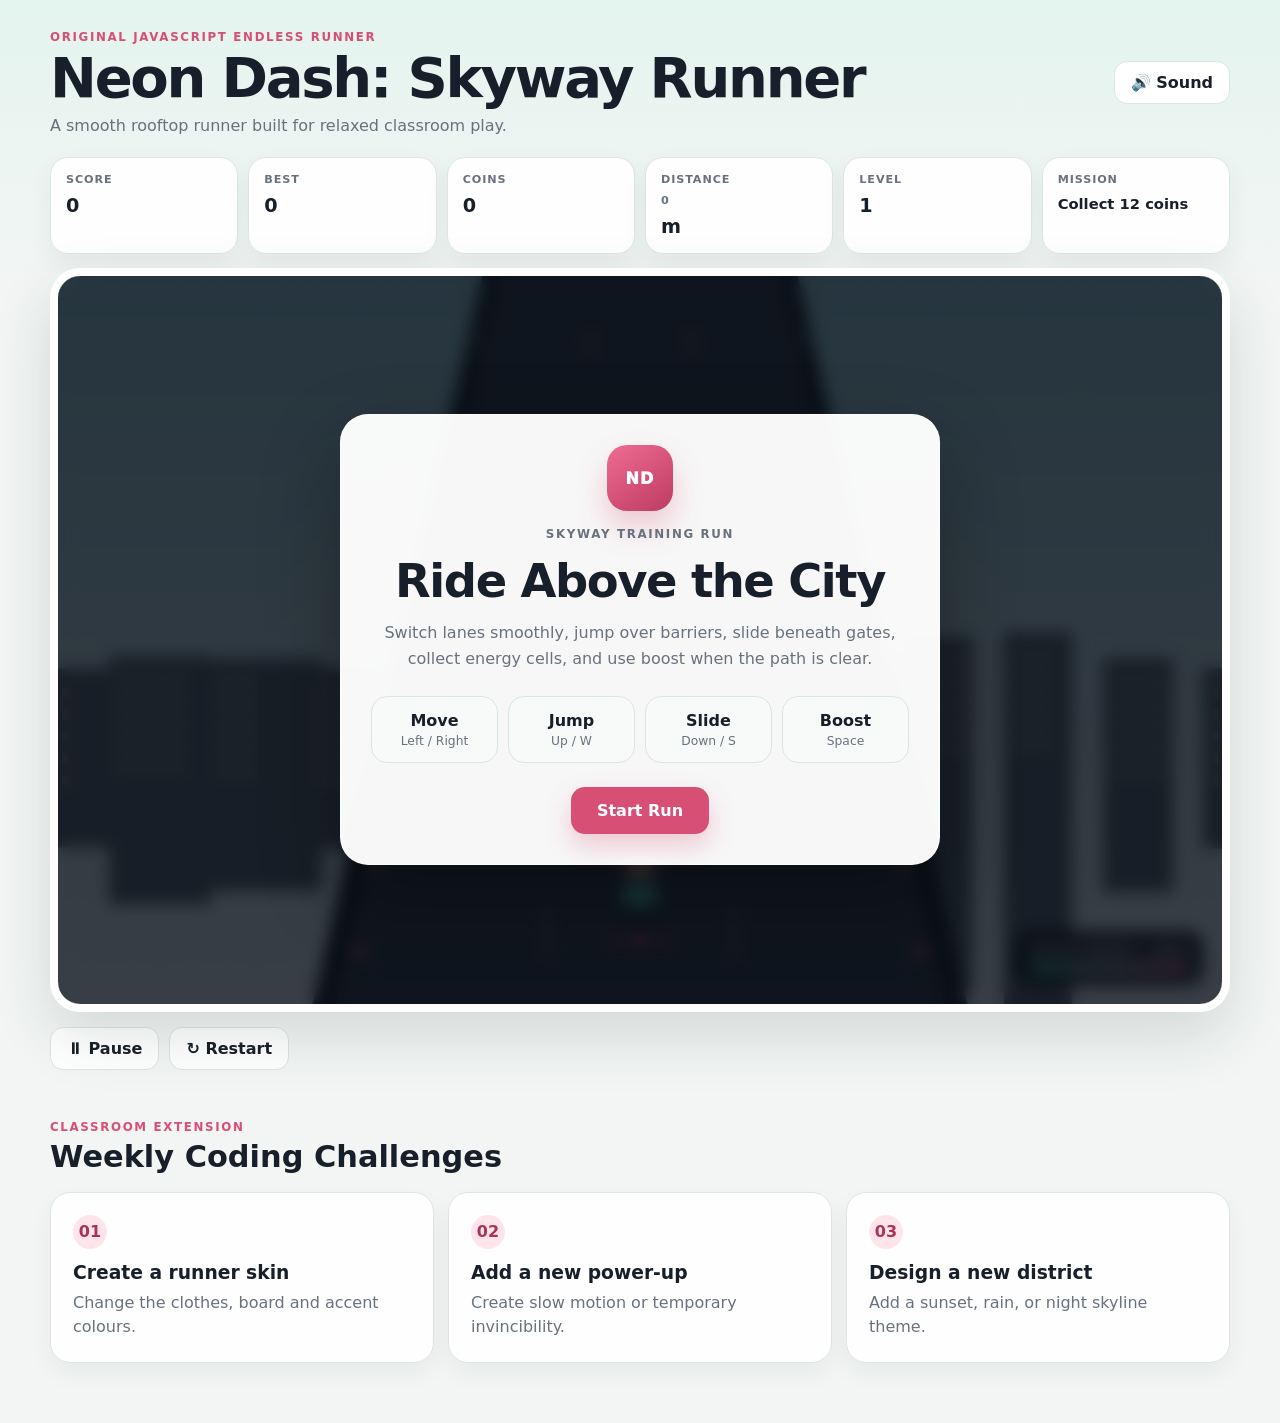
<file: index3.html>
<!DOCTYPE html>
<html lang="en">
<head>
  <meta charset="UTF-8" />
  <meta name="viewport" content="width=device-width, initial-scale=1.0" />
  <title>Neon Dash: Skyway Runner</title>
  <link rel="stylesheet" href="style.css" />
</head>
<body>
  <main class="app">
    <header class="topbar">
      <div>
        <p class="eyebrow">Original JavaScript Endless Runner</p>
        <h1>Neon Dash: Skyway Runner</h1>
        <p class="subtitle">A smooth rooftop runner built for relaxed classroom play.</p>
      </div>
      <button id="soundBtn" class="utility-btn">🔊 Sound</button>
    </header>

    <section class="hud">
      <div class="hud-card"><span>Score</span><strong id="score">0</strong></div>
      <div class="hud-card"><span>Best</span><strong id="best">0</strong></div>
      <div class="hud-card"><span>Coins</span><strong id="coins">0</strong></div>
      <div class="hud-card"><span>Distance</span><strong><span id="distance">0</span> m</strong></div>
      <div class="hud-card"><span>Level</span><strong id="level">1</strong></div>
      <div class="hud-card mission-card">
        <span>Mission</span>
        <strong id="mission">Collect 12 coins</strong>
      </div>
    </section>

    <section class="game-shell">
      <canvas id="game" width="960" height="600"></canvas>

      <div class="boost-panel">
        <div class="boost-label">
          <span>ENERGY BOOST</span>
          <strong id="boostText">100%</strong>
        </div>
        <div class="boost-track"><div id="boostBar"></div></div>
      </div>

      <div id="powerStatus" class="power-status"></div>

      <div id="startScreen" class="overlay active">
        <div class="panel">
          <div class="hero-badge">ND</div>
          <p class="eyebrow">Skyway training run</p>
          <h2>Ride Above the City</h2>
          <p>
            Switch lanes smoothly, jump over barriers, slide beneath gates,
            collect energy cells, and use boost when the path is clear.
          </p>

          <div class="instructions">
            <div><b>Move</b><span>Left / Right</span></div>
            <div><b>Jump</b><span>Up / W</span></div>
            <div><b>Slide</b><span>Down / S</span></div>
            <div><b>Boost</b><span>Space</span></div>
          </div>

          <button id="startBtn" class="primary-btn">Start Run</button>
        </div>
      </div>

      <div id="pauseScreen" class="overlay">
        <div class="panel small">
          <div class="hero-badge pause-badge">II</div>
          <h2>Run Paused</h2>
          <p>Your runner is safe. Continue whenever you are ready.</p>
          <button id="resumeBtn" class="primary-btn">Continue</button>
        </div>
      </div>

      <div id="gameOverScreen" class="overlay">
        <div class="panel small">
          <div class="hero-badge finish-badge">✓</div>
          <p class="eyebrow">Run complete</p>
          <h2 id="gameOverTitle">Great Run</h2>
          <p id="gameOverText"></p>
          <button id="restartBtn" class="primary-btn">Run Again</button>
        </div>
      </div>
    </section>

    <section class="control-row">
      <button id="pauseBtn" class="utility-btn">⏸ Pause</button>
      <button id="resetBtn" class="utility-btn">↻ Restart</button>
    </section>

    <section class="mobile-controls">
      <button data-action="left" aria-label="Move left">◀</button>
      <button data-action="jump" aria-label="Jump">▲</button>
      <button data-action="slide" aria-label="Slide">▼</button>
      <button data-action="right" aria-label="Move right">▶</button>
      <button data-action="boost" class="boost-btn" aria-label="Boost">⚡</button>
    </section>

    <section class="challenge-section">
      <div>
        <p class="eyebrow">Classroom extension</p>
        <h2>Weekly Coding Challenges</h2>
      </div>
      <div class="challenge-grid">
        <article><span>01</span><h3>Create a runner skin</h3><p>Change the clothes, board and accent colours.</p></article>
        <article><span>02</span><h3>Add a new power-up</h3><p>Create slow motion or temporary invincibility.</p></article>
        <article><span>03</span><h3>Design a new district</h3><p>Add a sunset, rain, or night skyline theme.</p></article>
      </div>
    </section>
  </main>

  <script src="game.js"></script>
</body>
</html>
</file>
<file: style.css>
* {
  box-sizing: border-box;
  margin: 0;
  padding: 0;
}

:root {
  --page: #f2f5f4;
  --card: #ffffff;
  --text: #17202a;
  --muted: #68727e;
  --primary: #d74f74;
  --primary-dark: #aa3455;
  --accent: #1d9a8a;
  --border: #dce5e1;
  --shadow: 0 24px 60px rgba(27, 49, 42, 0.14);
}

body {
  min-height: 100vh;
  padding: 30px 14px 60px;
  color: var(--text);
  font-family: Inter, system-ui, -apple-system, BlinkMacSystemFont, "Segoe UI", sans-serif;
  background:
    linear-gradient(180deg, rgba(226,244,238,.9), transparent 280px),
    var(--page);
}

button {
  font: inherit;
}

.app {
  width: min(1180px, 100%);
  margin: auto;
}

.topbar {
  display: flex;
  justify-content: space-between;
  align-items: center;
  gap: 20px;
  margin-bottom: 22px;
}

.eyebrow {
  color: var(--primary);
  font-size: .74rem;
  font-weight: 900;
  letter-spacing: .14em;
  text-transform: uppercase;
}

h1 {
  margin-top: 6px;
  font-size: clamp(2rem, 5vw, 3.5rem);
  line-height: 1;
  letter-spacing: -.04em;
}

.subtitle {
  margin-top: 10px;
  color: var(--muted);
}

.utility-btn {
  padding: 11px 16px;
  border: 1px solid var(--border);
  border-radius: 13px;
  background: #fff;
  color: var(--text);
  font-weight: 800;
  cursor: pointer;
  transition: .2s ease;
}

.utility-btn:hover {
  transform: translateY(-1px);
  box-shadow: 0 8px 18px rgba(27,49,42,.08);
}

.hud {
  display: grid;
  grid-template-columns: repeat(6, 1fr);
  gap: 10px;
  margin-bottom: 14px;
}

.hud-card {
  min-height: 82px;
  padding: 15px;
  border: 1px solid var(--border);
  border-radius: 18px;
  background: rgba(255,255,255,.94);
  box-shadow: 0 10px 25px rgba(27,49,42,.06);
}

.hud-card span {
  display: block;
  margin-bottom: 8px;
  color: var(--muted);
  font-size: .7rem;
  font-weight: 900;
  letter-spacing: .08em;
  text-transform: uppercase;
}

.hud-card strong {
  font-size: 1.2rem;
}

.mission-card strong {
  font-size: .92rem;
  line-height: 1.35;
}

.game-shell {
  position: relative;
  overflow: hidden;
  border: 8px solid white;
  border-radius: 30px;
  background: #121722;
  box-shadow: var(--shadow);
}

canvas {
  display: block;
  width: 100%;
  height: auto;
  touch-action: none;
}

.overlay {
  position: absolute;
  inset: 0;
  display: none;
  align-items: center;
  justify-content: center;
  padding: 22px;
  background: rgba(7, 12, 20, .78);
  backdrop-filter: blur(8px);
}

.overlay.active {
  display: flex;
}

.panel {
  width: min(600px, 100%);
  padding: 30px;
  border: 1px solid rgba(255,255,255,.75);
  border-radius: 28px;
  background: rgba(255,255,255,.97);
  text-align: center;
  box-shadow: 0 32px 80px rgba(0,0,0,.3);
}

.panel.small {
  width: min(440px, 100%);
}

.hero-badge {
  display: inline-flex;
  width: 66px;
  height: 66px;
  align-items: center;
  justify-content: center;
  margin-bottom: 14px;
  border-radius: 20px;
  background: linear-gradient(145deg, #ef6b91, #bd3c62);
  color: white;
  font-weight: 950;
  letter-spacing: .08em;
  box-shadow: 0 16px 30px rgba(215,79,116,.28);
}

.pause-badge {
  background: linear-gradient(145deg, #3fb6a5, #19796d);
}

.finish-badge {
  background: linear-gradient(145deg, #6c7edb, #4653a7);
}

.panel h2 {
  margin: 9px 0 12px;
  font-size: clamp(1.9rem, 5vw, 2.9rem);
  letter-spacing: -.03em;
}

.panel p {
  color: var(--muted);
  line-height: 1.65;
}

.instructions {
  display: grid;
  grid-template-columns: repeat(4, 1fr);
  gap: 10px;
  margin: 24px 0;
}

.instructions div {
  padding: 14px 9px;
  border: 1px solid var(--border);
  border-radius: 16px;
  background: #f8faf9;
}

.instructions b,
.instructions span {
  display: block;
}

.instructions span {
  margin-top: 4px;
  color: var(--muted);
  font-size: .77rem;
}

.primary-btn {
  padding: 14px 26px;
  border: none;
  border-radius: 14px;
  background: var(--primary);
  color: white;
  font-weight: 900;
  cursor: pointer;
  box-shadow: 0 12px 26px rgba(215,79,116,.27);
  transition: .2s ease;
}

.primary-btn:hover {
  transform: translateY(-1px);
  background: var(--primary-dark);
}

.boost-panel {
  position: absolute;
  right: 18px;
  bottom: 18px;
  width: 190px;
  padding: 12px 14px;
  border: 1px solid rgba(255,255,255,.12);
  border-radius: 16px;
  background: rgba(11, 17, 27, .82);
  color: white;
  pointer-events: none;
  backdrop-filter: blur(6px);
}

.boost-label {
  display: flex;
  justify-content: space-between;
  align-items: center;
  margin-bottom: 7px;
}

.boost-label span,
.boost-label strong {
  font-size: .68rem;
  font-weight: 900;
  letter-spacing: .08em;
}

.boost-track {
  overflow: hidden;
  height: 10px;
  border-radius: 999px;
  background: rgba(255,255,255,.16);
}

#boostBar {
  width: 100%;
  height: 100%;
  border-radius: inherit;
  background: linear-gradient(90deg, #49d8bf, #ef6b91);
  transition: width .12s linear;
}

.power-status {
  position: absolute;
  top: 16px;
  right: 16px;
  display: flex;
  flex-direction: column;
  align-items: flex-end;
  gap: 7px;
  pointer-events: none;
}

.power-pill {
  padding: 8px 11px;
  border-radius: 999px;
  background: rgba(255,255,255,.94);
  color: #17212d;
  font-size: .76rem;
  font-weight: 900;
  box-shadow: 0 8px 20px rgba(0,0,0,.16);
}

.control-row {
  display: flex;
  gap: 10px;
  margin-top: 15px;
}

.mobile-controls {
  display: none;
  justify-content: center;
  flex-wrap: wrap;
  gap: 10px;
  margin-top: 18px;
}

.mobile-controls button {
  width: 64px;
  height: 56px;
  border: none;
  border-radius: 16px;
  background: var(--primary);
  color: white;
  font-size: 1.25rem;
  font-weight: 900;
  cursor: pointer;
}

.mobile-controls .boost-btn {
  background: var(--accent);
}

.challenge-section {
  margin-top: 50px;
}

.challenge-section h2 {
  margin-top: 5px;
  margin-bottom: 18px;
  font-size: 1.9rem;
}

.challenge-grid {
  display: grid;
  grid-template-columns: repeat(3, 1fr);
  gap: 14px;
}

.challenge-grid article {
  padding: 22px;
  border: 1px solid var(--border);
  border-radius: 20px;
  background: rgba(255,255,255,.92);
  box-shadow: 0 10px 24px rgba(27,49,42,.05);
}

.challenge-grid article span {
  display: inline-flex;
  width: 34px;
  height: 34px;
  align-items: center;
  justify-content: center;
  margin-bottom: 13px;
  border-radius: 50%;
  background: #ffe4ec;
  color: var(--primary-dark);
  font-weight: 900;
}

.challenge-grid h3 {
  margin-bottom: 8px;
}

.challenge-grid p {
  color: var(--muted);
  line-height: 1.55;
}

@media (max-width: 930px) {
  .hud {
    grid-template-columns: repeat(3, 1fr);
  }

  .mobile-controls {
    display: flex;
  }

  .instructions {
    grid-template-columns: repeat(2, 1fr);
  }
}

@media (max-width: 620px) {
  body {
    padding: 18px 9px 40px;
  }

  .topbar {
    align-items: flex-start;
    flex-direction: column;
  }

  .hud {
    grid-template-columns: repeat(2, 1fr);
  }

  .challenge-grid {
    grid-template-columns: 1fr;
  }

  .panel {
    max-height: 92%;
    overflow-y: auto;
    padding: 20px;
  }

  .boost-panel {
    width: 150px;
  }
}
</file>
